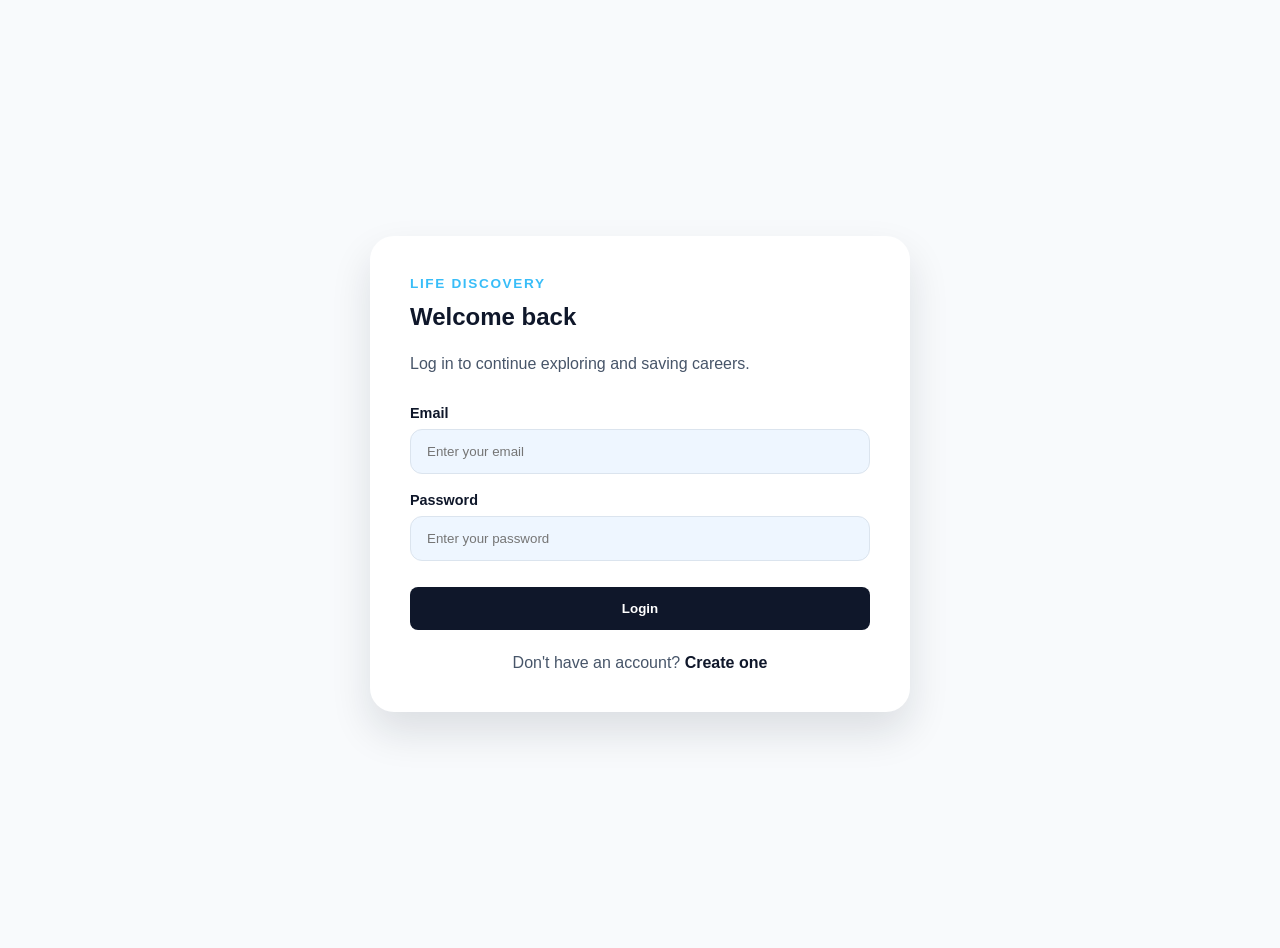
<file: src/frontend/dashboard.html>
<!DOCTYPE html>
<html lang="en">
<head>
  <meta charset="UTF-8" />
  <title>Dashboard - Life Discovery</title>
  <link rel="stylesheet" href="assests/css/style.css" />
</head>
<body>
  <header>
    <nav>
      <div class="nav-container">
        <h1>Life Discovery</h1>
        <div class="nav-links">
          <a href="quiz.html">Quiz</a>
          <a href="#careers-section">Careers</a>
          <a href="#favourites-section">My Favourites</a>
          <button id="logoutBtn">Logout</button>
        </div>
      </div>
    </nav>
  </header>

  <main>
    <div class="container">
      <section id="welcome-section">
        <h2>Dashboard</h2>
        <p id="welcome"></p>
      </section>

      <section id="quiz-summary-section">
        <h3>Your Latest Quiz Match</h3>
        <div id="latest-quiz-result" class="quiz-summary-card"></div>
      </section>

      <section id="careers-section">
        <h3>Explore Careers</h3>
        <div class="careers-toolbar">
          <div class="category-filter-wrap">
            <label for="category-filter">Filter by category</label>
            <select id="category-filter"></select>
          </div>
          <div id="pagination-info" class="pagination-info"></div>
        </div>
        <div id="careers-list" class="careers-grid">
          <!-- Careers will be loaded here -->
        </div>
        <div id="careers-pagination" class="careers-pagination"></div>
      </section>

      <section id="favourites-section">
        <h3>My Favourite Careers</h3>
        <div id="favourites-list" class="careers-grid">
          <!-- Favourites will be loaded here -->
        </div>
      </section>
    </div>
  </main>

  <script src="assests/js/dashboard.js"></script>
</body>
</html>
</file>
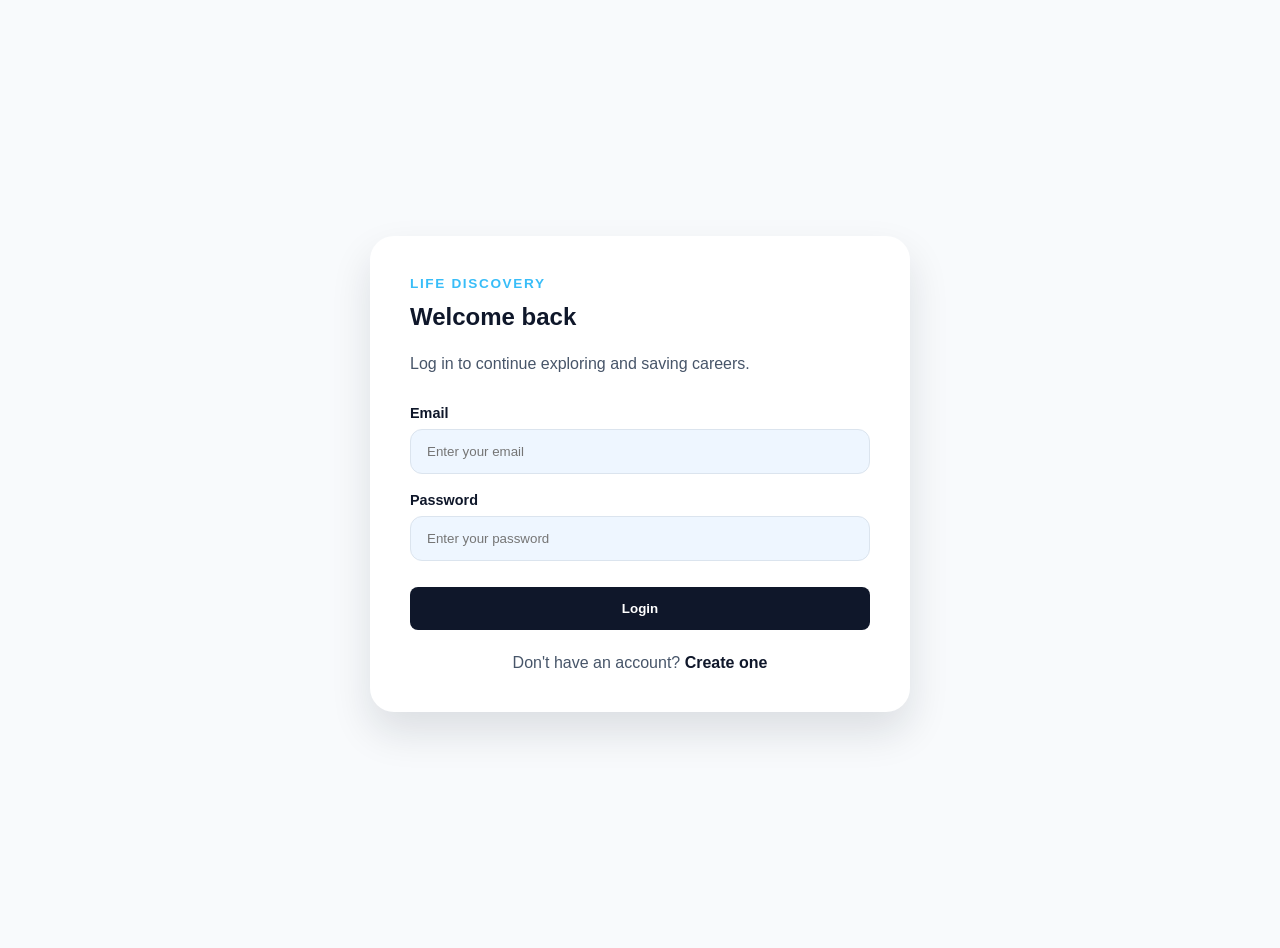
<file: src/frontend/login.html>
<!DOCTYPE html>
<html lang="en">
<head>
  <meta charset="UTF-8" />
  <title>Login - Life Discovery</title>
  <link rel="stylesheet" href="assests/css/style.css" />
</head>
<body class="auth-page">
  <div class="auth-card">
    <p class="auth-brand">Life Discovery</p>
    <h2>Welcome back</h2>
    <p class="auth-subtitle">Log in to continue exploring and saving careers.</p>

    <form id="loginForm" class="auth-form">
      <div class="form-group">
        <label for="email">Email</label>
        <input type="email" id="email" placeholder="Enter your email" required />
      </div>

      <div class="form-group">
        <label for="password">Password</label>
        <input type="password" id="password" placeholder="Enter your password" required />
      </div>

      <button type="submit" class="auth-btn">Login</button>
    </form>

    <p id="message" class="auth-message"></p>
    <p class="auth-link-text">
      Don't have an account?
      <a href="register.html" class="auth-link">Create one</a>
    </p>
  </div>

  <script>
    document.getElementById("loginForm").addEventListener("submit", async function(e) {
      e.preventDefault();

      const response = await fetch("http://localhost/Life-Discovery-Backend/api/auth/login.php", {
        method: "POST",
        headers: {
          "Content-Type": "application/json"
        },
        body: JSON.stringify({
          email: document.getElementById("email").value,
          password: document.getElementById("password").value
        })
      });

      const data = await response.json();

      if (data.success) {
        localStorage.setItem("token", data.token);
        localStorage.setItem("userName", data.user.name);
        window.location.href = "dashboard.html";
      } else {
        document.getElementById("message").textContent = data.message;
      }
    });
  </script>
</body>
</html>
</file>
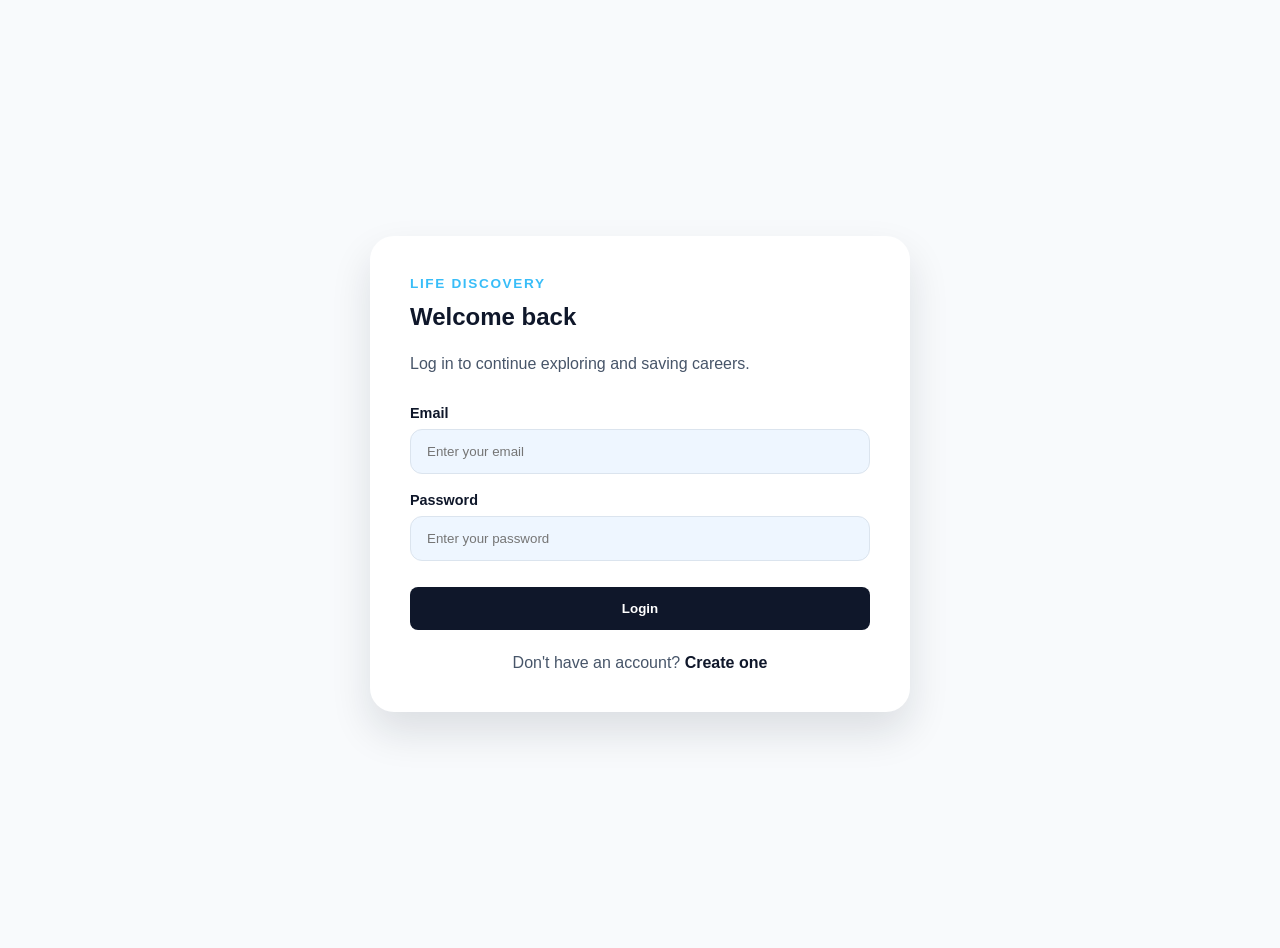
<file: src/frontend/quiz.html>
<!DOCTYPE html>
<html lang="en">
<head>
  <meta charset="UTF-8" />
  <title>Career Quiz - Life Discovery</title>
  <link rel="stylesheet" href="assests/css/style.css" />
</head>
<body>
  <header>
    <nav>
      <div class="nav-container">
        <h1>Life Discovery</h1>
        <div class="nav-links">
          <a href="dashboard.html">Dashboard</a>
          <a href="dashboard.html#favourites-section">My Favourites</a>
          <button id="logoutBtn">Logout</button>
        </div>
      </div>
    </nav>
  </header>

  <main>
    <div class="container">
      <section class="quiz-header">
        <h2>Career Discovery Quiz</h2>
        <p>Answer a few quick questions and get career recommendations based on your strongest category match.</p>
      </section>

      <form id="quiz-form" class="quiz-form"></form>

      <section id="quiz-result" class="quiz-result hidden"></section>
    </div>
  </main>

  <script src="assests/js/quiz.js"></script>
</body>
</html>
</file>
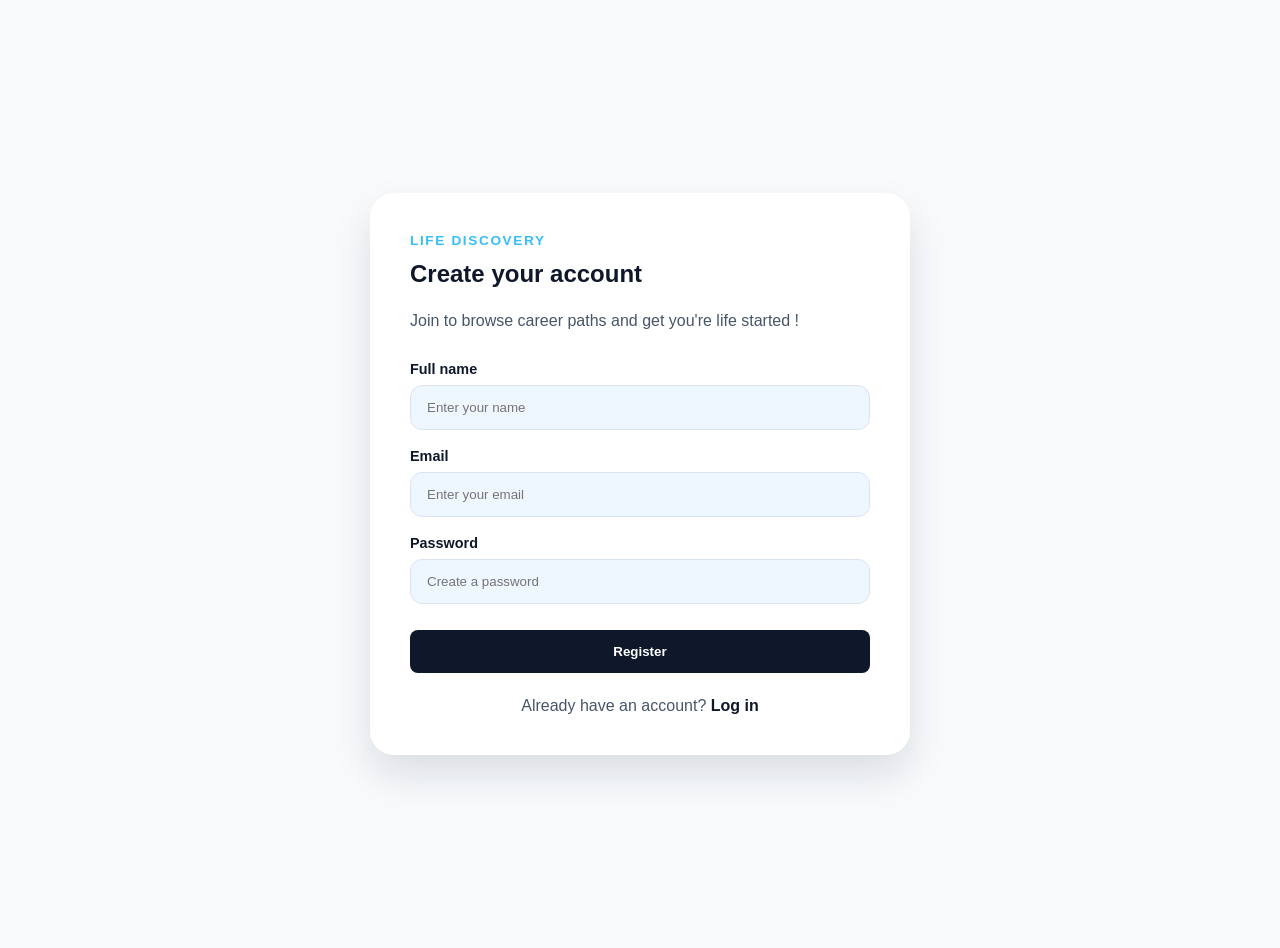
<file: src/frontend/register.html>
<!DOCTYPE html>
<html lang="en">
<head>
  <meta charset="UTF-8" />
  <title>Register - Life Discovery</title>
  <link rel="stylesheet" href="assests/css/style.css" />
</head>
<body class="auth-page">
  <div class="auth-card">
    <p class="auth-brand">Life Discovery</p>
    <h2>Create your account</h2>
    <p class="auth-subtitle">Join to browse career paths and get you're life started !</p>

    <form id="registerForm" class="auth-form">
      <div class="form-group">
        <label for="name">Full name</label>
        <input type="text" id="name" placeholder="Enter your name" required />
      </div>

      <div class="form-group">
        <label for="email">Email</label>
        <input type="email" id="email" placeholder="Enter your email" required />
      </div>

      <div class="form-group">
        <label for="password">Password</label>
        <input type="password" id="password" placeholder="Create a password" required />
      </div>

      <button type="submit" class="auth-btn">Register</button>
    </form>

    <p id="message" class="auth-message"></p>
    <p class="auth-link-text">
      Already have an account?
      <a href="login.html" class="auth-link">Log in</a>
    </p>
  </div>

  <script>
    document.getElementById("registerForm").addEventListener("submit", async function(e) {
      e.preventDefault();

      const response = await fetch("http://localhost/Life-Discovery-Backend/api/auth/register.php", {
        method: "POST",
        headers: {
          "Content-Type": "application/json"
        },
        body: JSON.stringify({
          name: document.getElementById("name").value,
          email: document.getElementById("email").value,
          password: document.getElementById("password").value
        })
      });

      const data = await response.json();
      document.getElementById("message").textContent = data.message;

      if (data.success) {
        setTimeout(() => {
          window.location.href = "login.html";
        }, 1000);
      }
    });
  </script>
</body>
</html>
</file>
<file: src/frontend/assests/css/style.css>
:root {
  --bg-main: #f8fafc;
  --bg-card: #ffffff;
  --bg-soft: #eef6ff;
  --text-main: #0f172a;
  --text-muted: #475569;
  --accent: #38bdf8;
  --accent-dark: #0f172a;
  --badge-bg: #e0f2fe;
  --badge-text: #0369a1;
  --border-soft: #dbe4ee;
  --shadow-soft: rgba(15, 23, 42, 0.12);
}

body {
  font-family: Arial, sans-serif;
  background: var(--bg-main);
  color: var(--text-main);
  margin: 0;
  padding: 0;
}

.container {
  max-width: 400px;
  margin: 80px auto;
  background: var(--bg-card);
  padding: 24px;
  border-radius: 12px;
  box-shadow: 0 4px 20px var(--shadow-soft);
}

h1, h2 {
  margin-top: 0;
}

input {
  width: 100%;
  padding: 12px;
  margin: 10px 0;
  box-sizing: border-box;
}

button, a {
  display: inline-block;
  margin-top: 10px;
  padding: 10px 14px;
  text-decoration: none;
  border: none;
  background: var(--accent-dark);
  color: white;
  cursor: pointer;
  border-radius: 8px;
}

a {
  background: var(--accent-dark);
}

.buttons {
  display: flex;
  gap: 10px;
}

.auth-page {
  min-height: 100vh;
  display: flex;
  align-items: center;
  justify-content: center;
  padding: 24px;
}

.auth-card {
  width: 100%;
  max-width: 460px;
  background: var(--bg-card);
  padding: 40px;
  border-radius: 24px;
  box-shadow: 0 20px 40px var(--shadow-soft);
}

.auth-brand {
  margin: 0 0 12px;
  font-size: 0.85rem;
  font-weight: 700;
  letter-spacing: 0.12em;
  text-transform: uppercase;
  color: var(--accent);
}

.auth-subtitle {
  margin: 0 0 28px;
  color: var(--text-muted);
  line-height: 1.6;
}

.auth-form {
  display: flex;
  flex-direction: column;
  gap: 18px;
}

.form-group {
  display: flex;
  flex-direction: column;
  gap: 8px;
}

.form-group label {
  font-size: 0.9rem;
  font-weight: 600;
  color: var(--text-main);
}

.form-group input {
  margin: 0;
  padding: 14px 16px;
  border: 1px solid var(--border-soft);
  border-radius: 12px;
  background: var(--bg-soft);
  color: var(--text-main);
}

.auth-btn {
  width: 100%;
  margin-top: 8px;
  padding: 14px 18px;
  font-weight: 700;
}

.auth-message {
  margin: 18px 0 0;
  color: var(--badge-text);
  font-weight: 600;
}

.auth-link-text {
  margin: 24px 0 0;
  text-align: center;
  color: var(--text-muted);
}

.auth-link {
  background: transparent;
  color: var(--accent-dark);
  padding: 0;
  margin: 0;
  font-weight: 700;
}

.quiz-header p {
  color: var(--text-muted);
  line-height: 1.6;
}

.quiz-summary-card {
  background: var(--bg-soft);
  border: 1px solid var(--border-soft);
  border-radius: 16px;
  padding: 1.5rem;
}

.quiz-summary-text {
  color: var(--text-muted);
  line-height: 1.6;
}

.quiz-summary-btn {
  margin-top: 0.5rem;
}

.match-breakdown {
  display: flex;
  flex-direction: column;
  gap: 1rem;
  margin: 1rem 0 1.5rem;
}

.match-row-top {
  display: flex;
  justify-content: space-between;
  margin-bottom: 0.4rem;
  color: var(--text-main);
}

.match-bar {
  width: 100%;
  height: 12px;
  border-radius: 999px;
  background: var(--bg-card);
  border: 1px solid var(--border-soft);
  overflow: hidden;
}

.match-bar-fill {
  height: 100%;
  border-radius: 999px;
  background: linear-gradient(90deg, var(--accent-dark), var(--accent));
}

.quiz-form {
  display: flex;
  flex-direction: column;
  gap: 1.5rem;
}

.quiz-question-card,
.quiz-result {
  background: var(--bg-soft);
  border: 1px solid var(--border-soft);
  border-radius: 16px;
  padding: 1.5rem;
}

.quiz-question-card h3,
.quiz-result h3 {
  margin-top: 0;
}

.quiz-options {
  display: flex;
  flex-direction: column;
  gap: 0.9rem;
}

.quiz-option {
  display: flex;
  align-items: center;
  gap: 0.8rem;
  padding: 0.9rem 1rem;
  border-radius: 12px;
  background: var(--bg-card);
  border: 1px solid var(--border-soft);
  color: var(--text-main);
  cursor: pointer;
}

.quiz-option.selected {
  border-color: var(--accent);
  box-shadow: 0 0 0 2px var(--badge-bg);
}

.quiz-option input {
  width: auto;
  margin: 0;
}

.quiz-submit-btn,
.quiz-dashboard-link {
  align-self: flex-start;
  margin-top: 0;
}

.quiz-result {
  margin-top: 2rem;
}

.quiz-result.hidden {
  display: none;
}

.quiz-progress-wrap {
  margin-bottom: 0.5rem;
}

.quiz-progress-top {
  display: flex;
  justify-content: space-between;
  margin-bottom: 0.5rem;
  color: var(--text-muted);
  font-size: 0.9rem;
}

.quiz-progress-bar {
  width: 100%;
  height: 12px;
  border-radius: 999px;
  background: var(--bg-soft);
  border: 1px solid var(--border-soft);
  overflow: hidden;
}

.quiz-progress-fill {
  height: 100%;
  background: linear-gradient(90deg, var(--accent-dark), var(--accent));
}

.quiz-nav-actions {
  display: flex;
  justify-content: space-between;
  gap: 1rem;
}

#quiz-prev-btn:disabled,
#quiz-next-btn:disabled {
  background: #d1d5db;
  color: var(--text-muted);
  cursor: not-allowed;
}

/* Dashboard specific styles */
header {
  background: var(--bg-card);
  box-shadow: 0 2px 10px var(--shadow-soft);
  position: sticky;
  top: 0;
  z-index: 100;
}

.nav-container {
  max-width: 1200px;
  margin: 0 auto;
  padding: 1rem 2rem;
  display: flex;
  justify-content: space-between;
  align-items: center;
}

.nav-links {
  display: flex;
  gap: 1rem;
  align-items: center;
}

.nav-links a {
  color: var(--bg-card);
  text-decoration: none;
  padding: 0.5rem 1rem;
  border-radius: 6px;
  transition: background 0.3s;
}

.nav-links a:hover {
  background: var(--accent);
  color: var(--accent-dark);
}

main .container {
  max-width: 1200px;
  margin: 2rem auto;
  padding: 2rem;
  background: var(--bg-card);
  border-radius: 12px;
  box-shadow: 0 4px 20px var(--shadow-soft);
}

section {
  margin-bottom: 2rem;
}

.careers-grid {
  display: grid;
  grid-template-columns: repeat(auto-fill, minmax(300px, 1fr));
  gap: 1.5rem;
  margin-top: 1rem;
}

.careers-toolbar {
  display: flex;
  justify-content: space-between;
  align-items: end;
  flex-wrap: wrap;
  gap: 1rem;
  margin-top: 1rem;
}

.category-filter-wrap {
  display: flex;
  flex-direction: column;
  gap: 0.4rem;
}

.category-filter-wrap label,
.pagination-info,
.page-count {
  font-size: 0.9rem;
  color: #4b5563;
  color: var(--text-muted);
}

#category-filter {
  min-width: 220px;
  padding: 0.75rem 1rem;
  border-radius: 8px;
  border: 1px solid var(--border-soft);
  background: var(--bg-card);
  color: var(--text-main);
}

.careers-pagination {
  display: flex;
  justify-content: center;
  align-items: center;
  gap: 1rem;
  margin-top: 1.5rem;
}

#prev-page:disabled,
#next-page:disabled {
  background: #d1d5db;
  color: var(--text-muted);
  cursor: not-allowed;
}

.career-card {
  background: var(--bg-soft);
  border: 1px solid var(--border-soft);
  border-radius: 8px;
  padding: 1.5rem;
  transition: transform 0.2s, box-shadow 0.2s;
}

.career-card:hover {
  transform: translateY(-2px);
  box-shadow: 0 4px 15px var(--shadow-soft);
}

.career-card h4 {
  margin: 0 0 0.5rem 0;
  color: var(--text-main);
}

.career-card p {
  margin: 0.5rem 0;
  color: var(--text-muted);
  font-size: 0.9rem;
}

.career-category {
  display: inline-block;
  padding: 0.3rem 0.65rem;
  border-radius: 999px;
  background: var(--badge-bg);
  color: var(--badge-text);
  font-size: 0.75rem;
  font-weight: bold;
  margin-bottom: 0.75rem;
}

.career-meta {
  font-size: 0.85rem;
  color: var(--text-muted);
}

.fav-btn {
  background: var(--accent-dark);
  margin-top: 1rem;
}

.fav-btn.favourited {
  background: var(--accent);
  color: var(--accent-dark);
}

.fav-btn:hover {
  opacity: 0.9;
}
</file>
